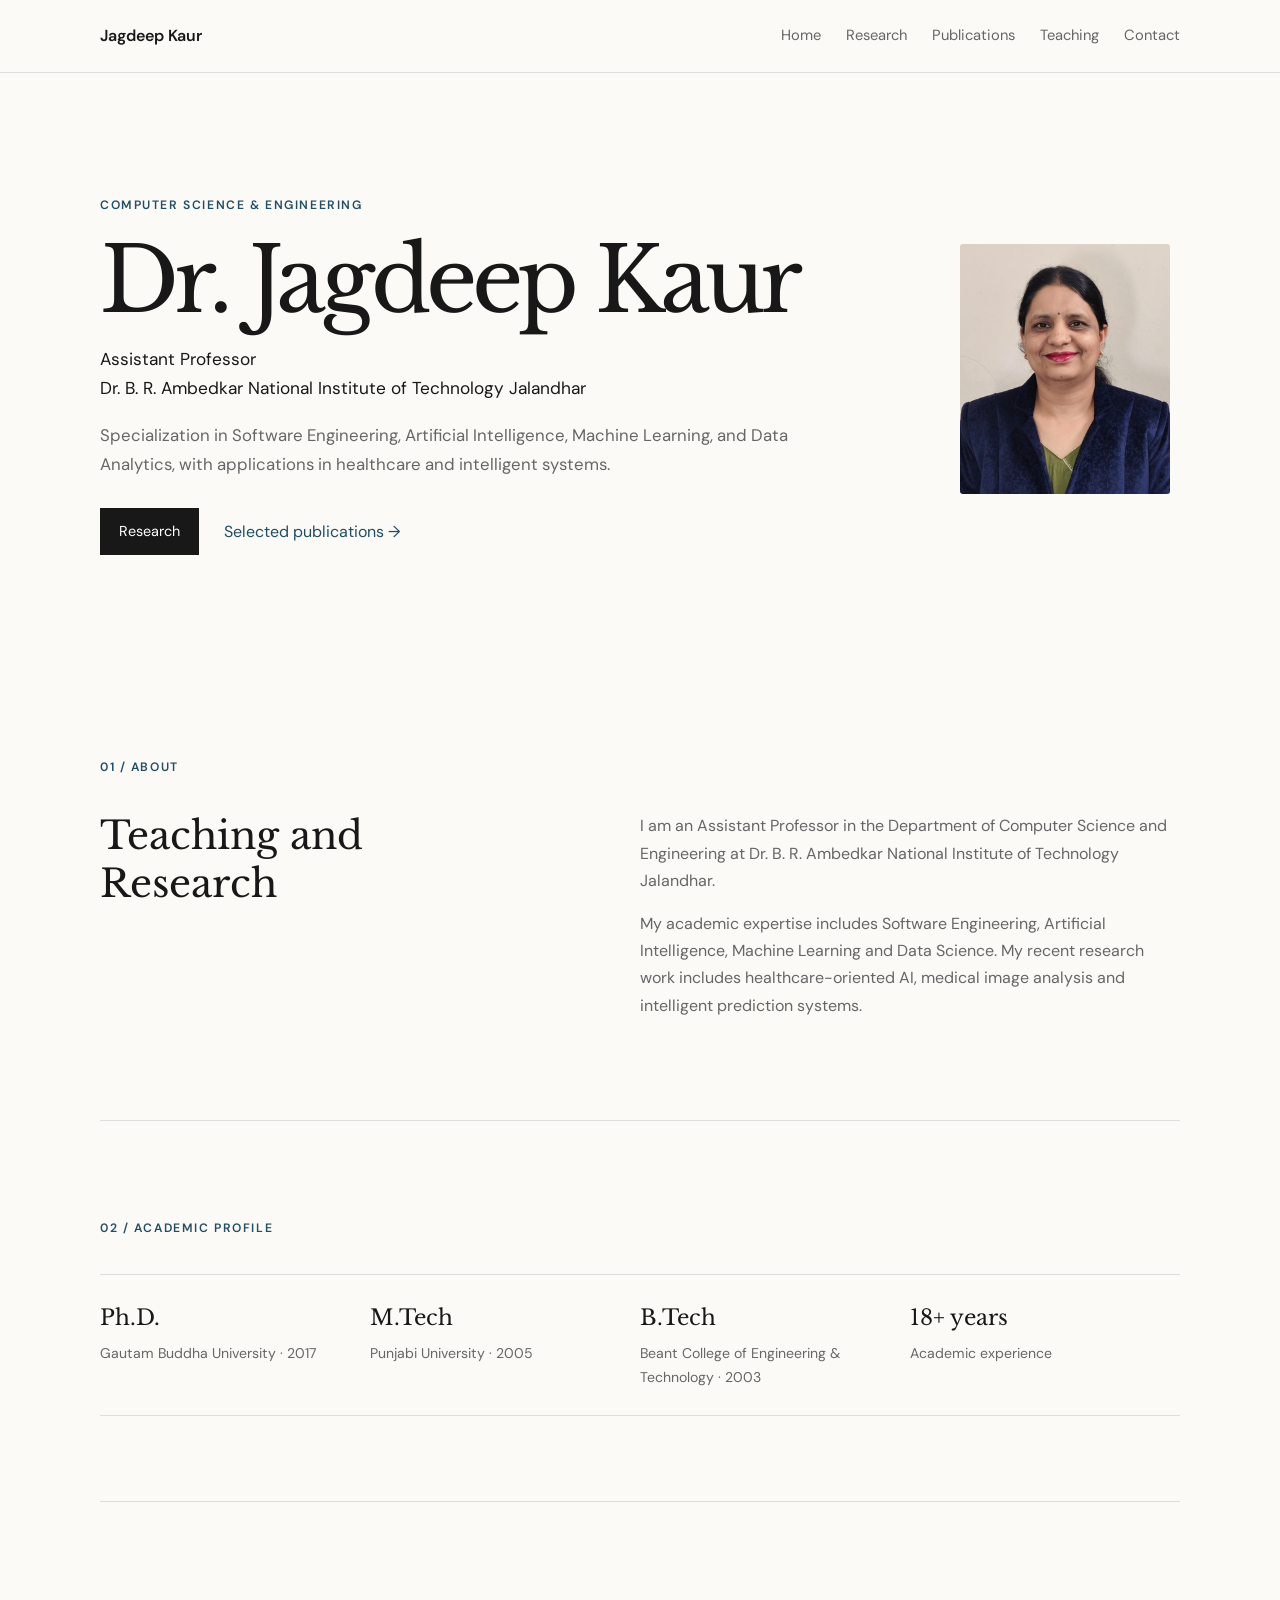
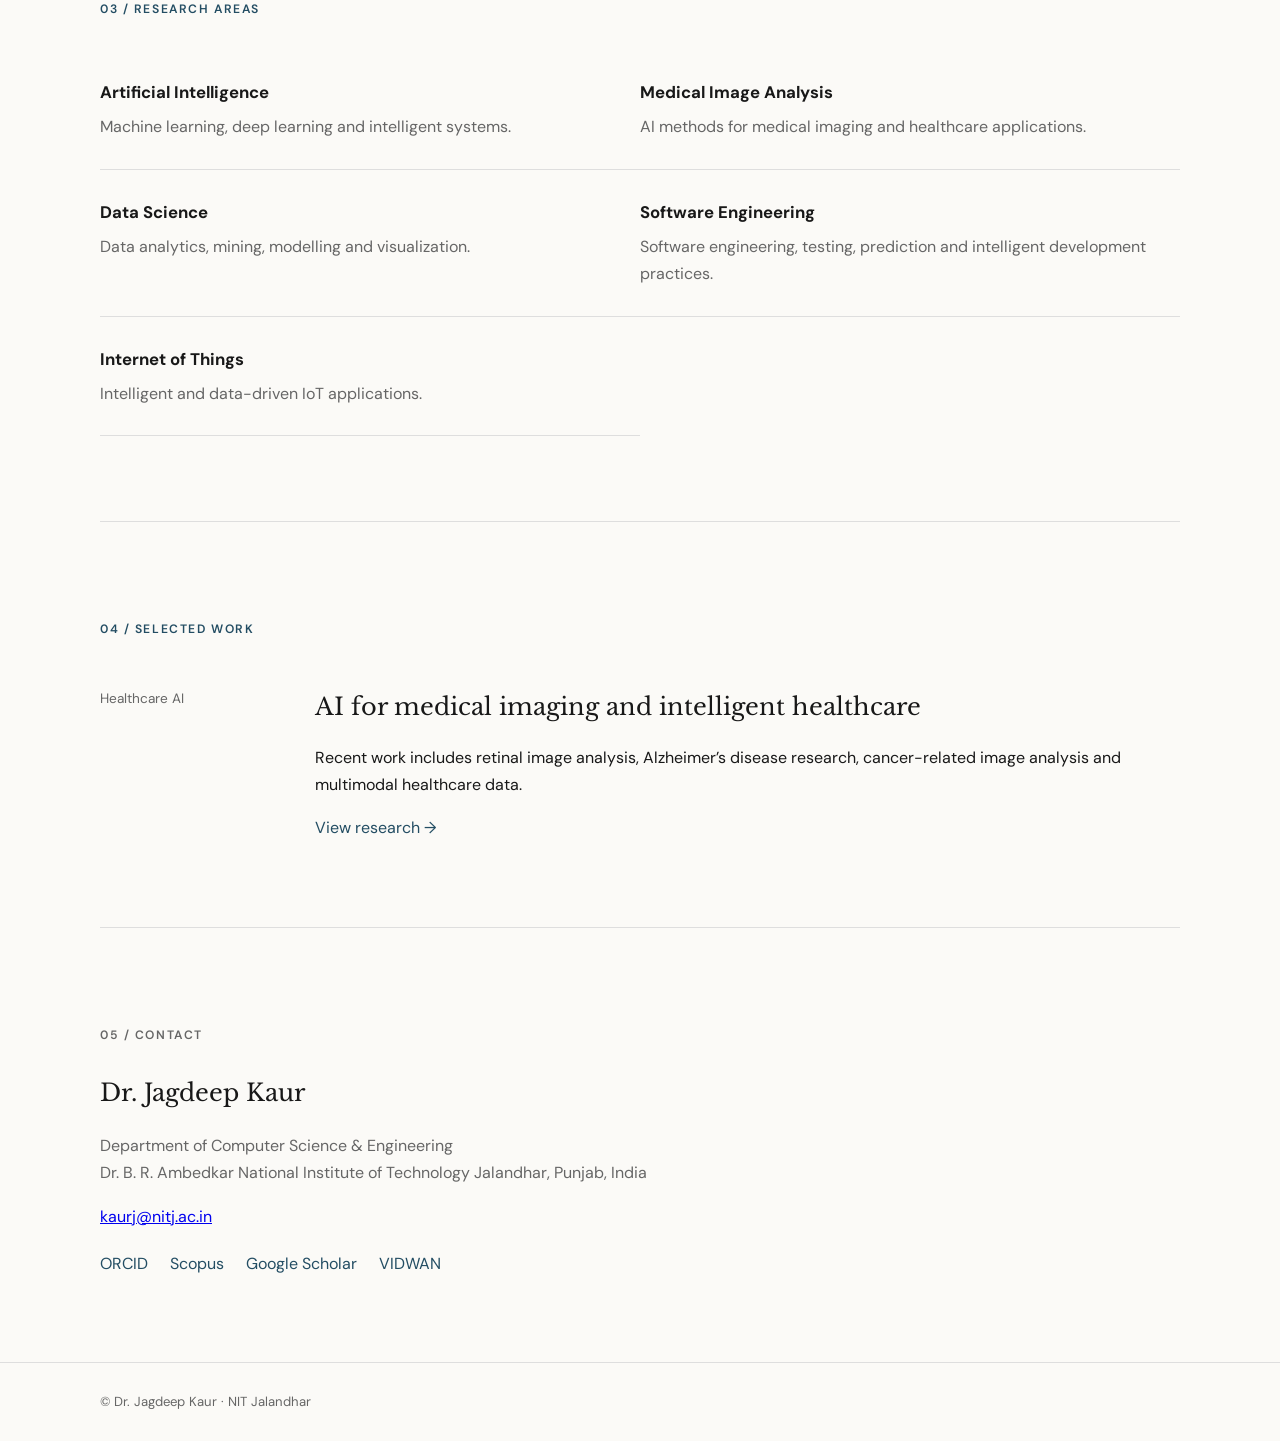
<file: index.html>
<!doctype html>
<html lang="en">
<head>
<meta charset="utf-8">
<meta name="viewport" content="width=device-width, initial-scale=1">
<meta name="description" content="Academic website of Dr. Jagdeep Kaur, Assistant Professor, Department of Computer Science and Engineering, NIT Jalandhar.">
<title>Dr. Jagdeep Kaur | Academic Profile</title>
<link rel="stylesheet" href="style.css">
</head>
<body>
<header>
  <div class="nav">
    <a class="brand" href="index.html">Jagdeep Kaur</a>
    <nav>
      <a href="index.html">Home</a>
      <a href="research.html">Research</a>
      <a href="publications.html">Publications</a>
      <a href="teaching.html">Teaching</a>
      <a href="#contact">Contact</a>
    </nav>
  </div>
</header>

<main>
<section class="hero">
  <div class="hero-copy">
    <p class="eyebrow">Computer Science &amp; Engineering</p>
    <h1>Dr. Jagdeep Kaur</h1>
    <p class="role">Assistant Professor <br>Dr. B. R. Ambedkar National Institute of Technology Jalandhar</p>
    <p class="intro">Specialization in Software Engineering, Artificial Intelligence,  Machine Learning, and Data Analytics, with applications in healthcare and intelligent systems.</p>
    <div class="actions">
      <a class="button" href="research.html">Research</a>
      <a class="text-link" href="publications.html">Selected publications →</a>
    </div>
  </div>
  <div class="portrait">
    <img src="jagdeep-kaur.jpg.jpeg" alt="Dr. Jagdeep Kaur">
  </div>
</section>

<section id="about">
  <p class="label">01 / About</p>
  <div class="columns">
    <h2>Teaching and Research</h2>
    <div>
      <p>I am an Assistant Professor in the Department of Computer Science and Engineering at Dr. B. R. Ambedkar National Institute of Technology Jalandhar.</p>
      <p>My academic expertise includes Software Engineering, Artificial Intelligence,  Machine Learning and Data Science. My recent research work includes healthcare-oriented AI, medical image analysis and intelligent prediction systems.</p>
    </div>
  </div>
</section>

<section class="lined">
  <p class="label">02 / Academic profile</p>
  <div class="stats">
    <div><strong>Ph.D.</strong><span>Gautam Buddha University · 2017</span></div>
    <div><strong>M.Tech</strong><span>Punjabi University · 2005</span></div>
    <div><strong>B.Tech</strong><span>Beant College of Engineering &amp; Technology · 2003</span></div>
    <div><strong>18+ years</strong><span>Academic experience</span></div>
  </div>
</section>

<section class="lined">
  <p class="label">03 / Research areas</p>
  <div class="research-grid">
    <article><h3>Artificial Intelligence</h3><p>Machine learning, deep learning and intelligent systems.</p></article>
    <article><h3>Medical Image Analysis</h3><p>AI methods for medical imaging and healthcare applications.</p></article>
    <article><h3>Data Science</h3><p>Data analytics, mining, modelling and visualization.</p></article>
    <article><h3>Software Engineering</h3><p>Software engineering, testing, prediction and intelligent development practices.</p></article>
    <article><h3>Internet of Things</h3><p>Intelligent and data-driven IoT applications.</p></article>
  </div>
</section>

<section class="lined">
  <p class="label">04 / Selected work</p>
  <article class="feature">
    <span>Healthcare AI</span>
    <div>
      <h2>AI for medical imaging and intelligent healthcare</h2>
      <p>Recent work includes retinal image analysis, Alzheimer’s disease research, cancer-related image analysis and multimodal healthcare data.</p>
      <a class="text-link" href="research.html">View research →</a>
    </div>
  </article>
</section>

<section id="contact" class="lined contact">
  <p class="label">05 / Contact</p>
  <h2>Dr. Jagdeep Kaur</h2>
  <p>Department of Computer Science &amp; Engineering<br>Dr. B. R. Ambedkar National Institute of Technology Jalandhar, Punjab, India</p>
  <a href="mailto:kaurj@nitj.ac.in">kaurj@nitj.ac.in</a>
  <div class="profile-links">
    <a href="https://orcid.org/0000-0002-9538-8022">ORCID</a>
    <a href="https://www.scopus.com/authid/detail.uri?authorId=10240510100">Scopus</a>
    <a href="https://scholar.google.co.in/citations?user=kaurj@nitj.ac.in">Google Scholar</a>
    <a href="https://vidwan.inflibnet.ac.in/profile/130772">VIDWAN</a>
  </div>
</section>
</main>
<footer>© Dr. Jagdeep Kaur · NIT Jalandhar</footer>
</body>
</html>
</file>
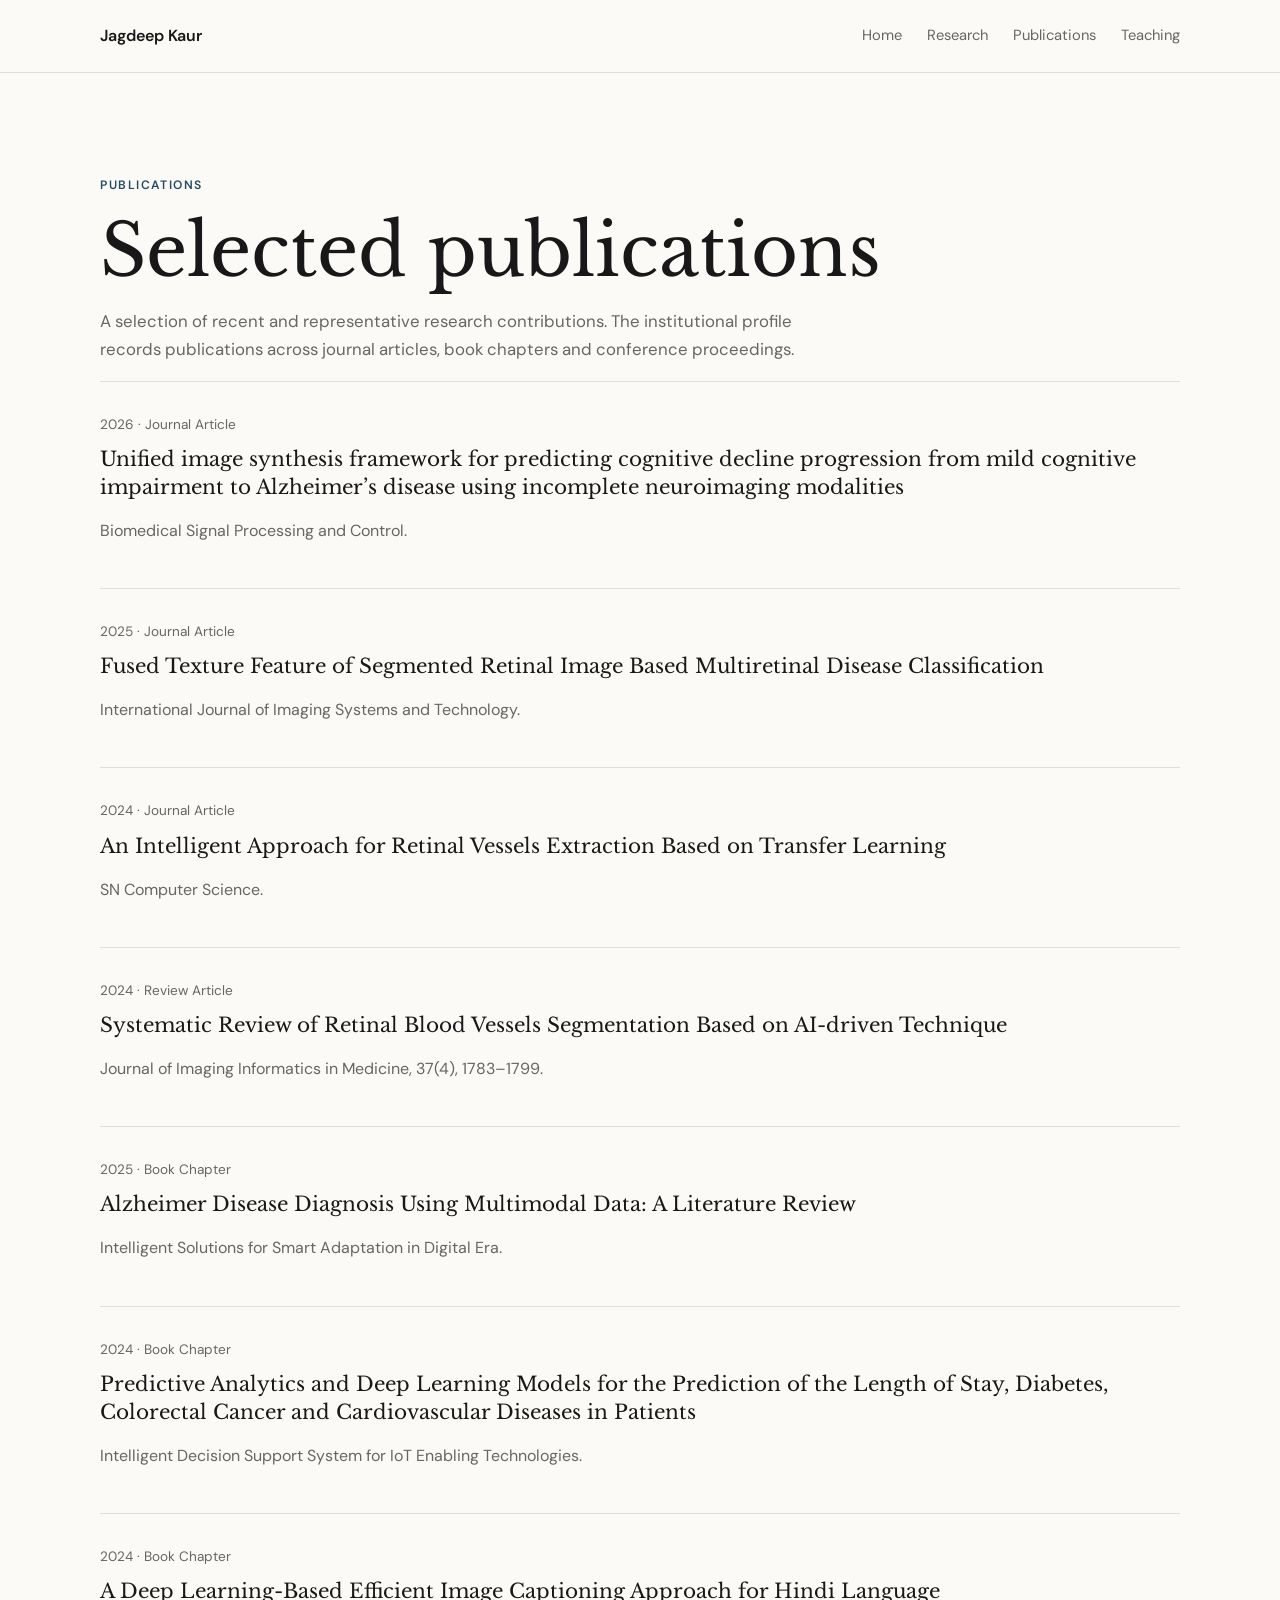
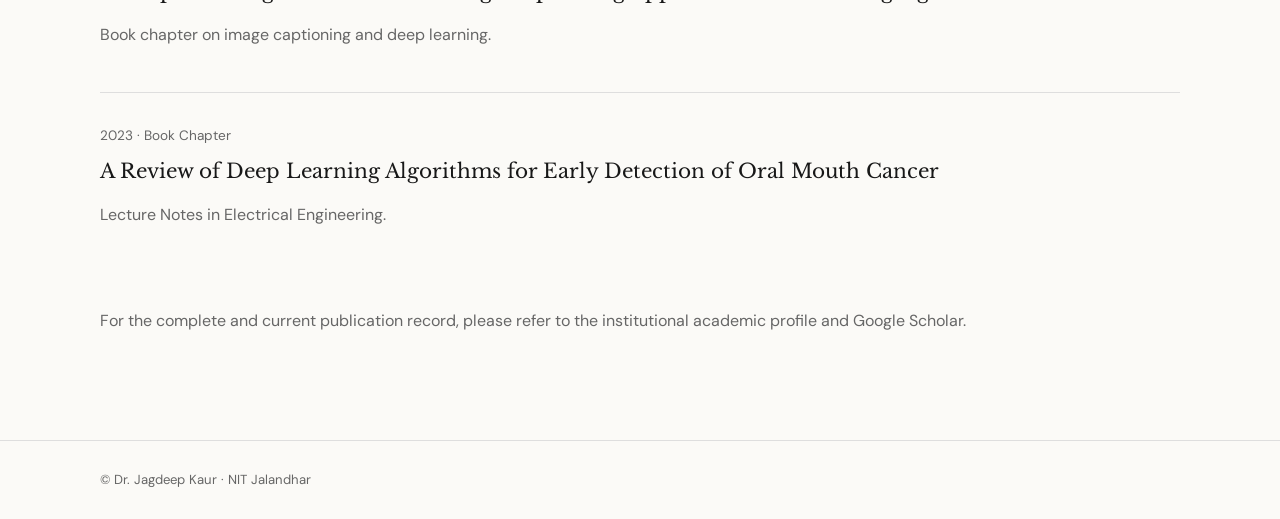
<file: publications.html>
<!doctype html>
<html lang="en"><head><meta charset="utf-8"><meta name="viewport" content="width=device-width,initial-scale=1">
<title>Publications | Dr. Jagdeep Kaur</title><link rel="stylesheet" href="style.css"></head>
<body>
<header><div class="nav"><a class="brand" href="index.html">Jagdeep Kaur</a><nav><a href="index.html">Home</a><a href="research.html">Research</a><a href="publications.html">Publications</a><a href="teaching.html">Teaching</a></nav></div></header>
<main class="page">
<p class="eyebrow">Publications</p><h1>Selected publications</h1>
<p class="lead">A selection of recent and representative research contributions. The institutional profile records publications across journal articles, book chapters and conference proceedings.</p>
<div class="pubs">
<article><span>2026 · Journal Article</span><h2>Unified image synthesis framework for predicting cognitive decline progression from mild cognitive impairment to Alzheimer’s disease using incomplete neuroimaging modalities</h2><p>Biomedical Signal Processing and Control.</p></article>
<article><span>2025 · Journal Article</span><h2>Fused Texture Feature of Segmented Retinal Image Based Multiretinal Disease Classification</h2><p>International Journal of Imaging Systems and Technology.</p></article>
<article><span>2024 · Journal Article</span><h2>An Intelligent Approach for Retinal Vessels Extraction Based on Transfer Learning</h2><p>SN Computer Science.</p></article>
<article><span>2024 · Review Article</span><h2>Systematic Review of Retinal Blood Vessels Segmentation Based on AI-driven Technique</h2><p>Journal of Imaging Informatics in Medicine, 37(4), 1783–1799.</p></article>
<article><span>2025 · Book Chapter</span><h2>Alzheimer Disease Diagnosis Using Multimodal Data: A Literature Review</h2><p>Intelligent Solutions for Smart Adaptation in Digital Era.</p></article>
<article><span>2024 · Book Chapter</span><h2>Predictive Analytics and Deep Learning Models for the Prediction of the Length of Stay, Diabetes, Colorectal Cancer and Cardiovascular Diseases in Patients</h2><p>Intelligent Decision Support System for IoT Enabling Technologies.</p></article>
<article><span>2024 · Book Chapter</span><h2>A Deep Learning-Based Efficient Image Captioning Approach for Hindi Language</h2><p>Book chapter on image captioning and deep learning.</p></article>
<article><span>2023 · Book Chapter</span><h2>A Review of Deep Learning Algorithms for Early Detection of Oral Mouth Cancer</h2><p>Lecture Notes in Electrical Engineering.</p></article>
</div>
<p class="note">For the complete and current publication record, please refer to the institutional academic profile and Google Scholar.</p>
</main><footer>© Dr. Jagdeep Kaur · NIT Jalandhar</footer></body></html>
</file>
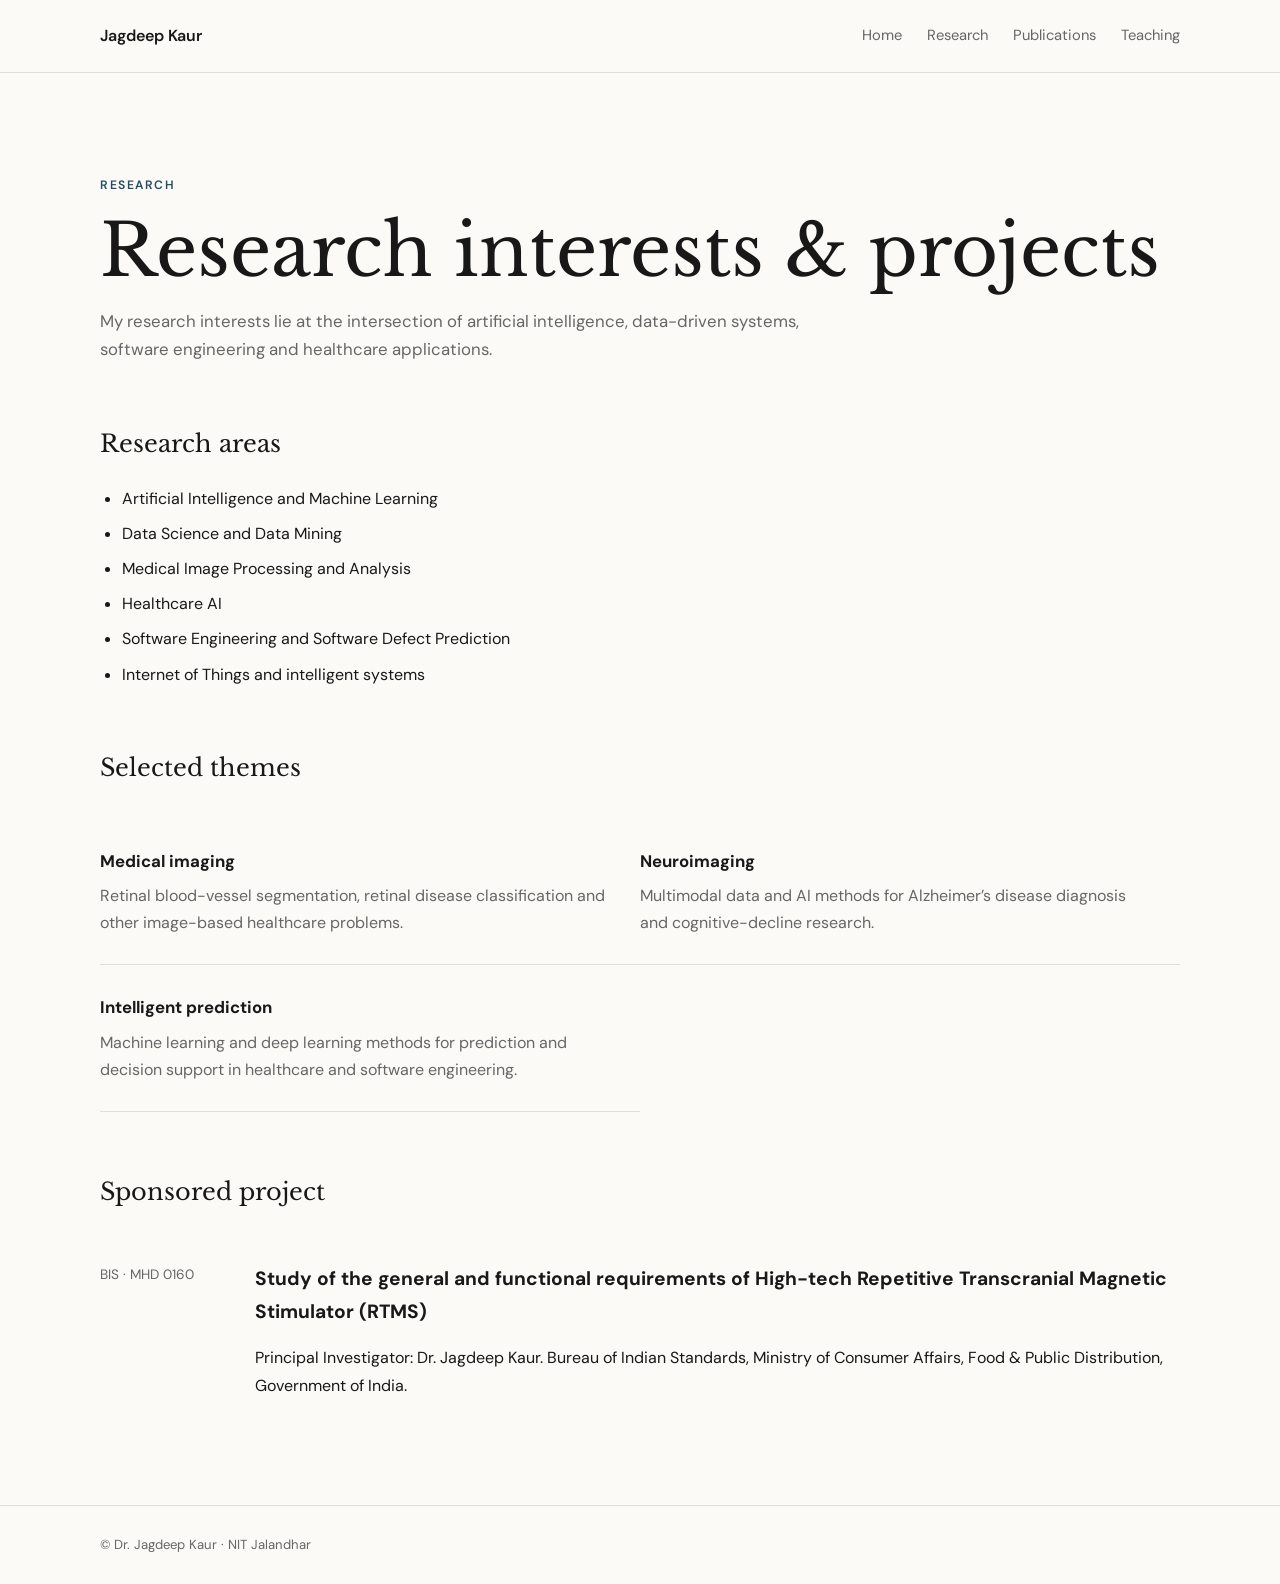
<file: research.html>
<!doctype html>
<html lang="en"><head><meta charset="utf-8"><meta name="viewport" content="width=device-width,initial-scale=1">
<title>Research | Dr. Jagdeep Kaur</title><link rel="stylesheet" href="style.css"></head>
<body>
<header><div class="nav"><a class="brand" href="index.html">Jagdeep Kaur</a><nav><a href="index.html">Home</a><a href="research.html">Research</a><a href="publications.html">Publications</a><a href="teaching.html">Teaching</a></nav></div></header>
<main class="page">
<p class="eyebrow">Research</p><h1>Research interests &amp; projects</h1>
<p class="lead">My research interests lie at the intersection of artificial intelligence, data-driven systems, software engineering and healthcare applications.</p>
<div class="research-list">
<h2>Research areas</h2>
<ul><li>Artificial Intelligence and Machine Learning</li><li>Data Science and Data Mining</li><li>Medical Image Processing and Analysis</li><li>Healthcare AI</li><li>Software Engineering and Software Defect Prediction</li><li>Internet of Things and intelligent systems</li></ul>
<h2>Selected themes</h2>
<div class="cards">
<article><h3>Medical imaging</h3><p>Retinal blood-vessel segmentation, retinal disease classification and other image-based healthcare problems.</p></article>
<article><h3>Neuroimaging</h3><p>Multimodal data and AI methods for Alzheimer’s disease diagnosis and cognitive-decline research.</p></article>
<article><h3>Intelligent prediction</h3><p>Machine learning and deep learning methods for prediction and decision support in healthcare and software engineering.</p></article>
</div>
<h2>Sponsored project</h2>
<article class="project"><span>BIS · MHD 0160</span><div><h3>Study of the general and functional requirements of High-tech Repetitive Transcranial Magnetic Stimulator (RTMS)</h3><p>Principal Investigator: Dr. Jagdeep Kaur. Bureau of Indian Standards, Ministry of Consumer Affairs, Food &amp; Public Distribution, Government of India.</p></div></article>
</div>
</main><footer>© Dr. Jagdeep Kaur · NIT Jalandhar</footer></body></html>
</file>
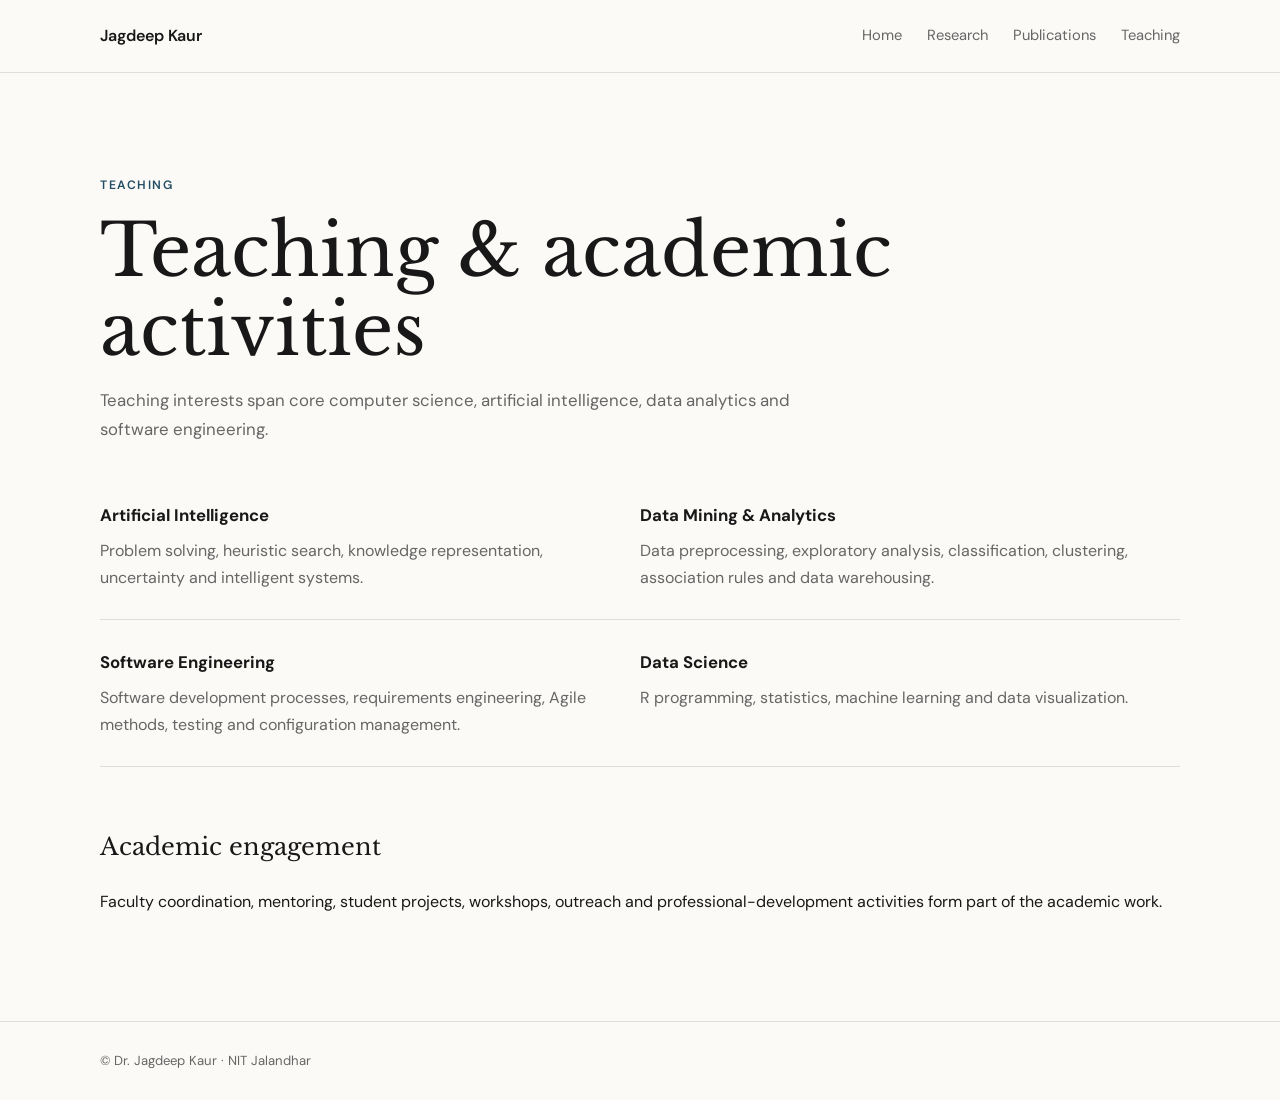
<file: teaching.html>
<!doctype html>
<html lang="en"><head><meta charset="utf-8"><meta name="viewport" content="width=device-width,initial-scale=1">
<title>Teaching | Dr. Jagdeep Kaur</title><link rel="stylesheet" href="style.css"></head>
<body>
<header><div class="nav"><a class="brand" href="index.html">Jagdeep Kaur</a><nav><a href="index.html">Home</a><a href="research.html">Research</a><a href="publications.html">Publications</a><a href="teaching.html">Teaching</a></nav></div></header>
<main class="page">
<p class="eyebrow">Teaching</p><h1>Teaching &amp; academic activities</h1>
<p class="lead">Teaching interests span core computer science, artificial intelligence, data analytics and software engineering.</p>
<div class="cards">
<article><h3>Artificial Intelligence</h3><p>Problem solving, heuristic search, knowledge representation, uncertainty and intelligent systems.</p></article>
<article><h3>Data Mining &amp; Analytics</h3><p>Data preprocessing, exploratory analysis, classification, clustering, association rules and data warehousing.</p></article>
<article><h3>Software Engineering</h3><p>Software development processes, requirements engineering, Agile methods, testing and configuration management.</p></article>
<article><h3>Data Science</h3><p>R programming, statistics, machine learning and data visualization.</p></article>
</div>
<h2 class="spaced">Academic engagement</h2>
<p>Faculty coordination, mentoring, student projects, workshops, outreach and professional-development activities form part of the academic work.</p>
</main><footer>© Dr. Jagdeep Kaur · NIT Jalandhar</footer></body></html>
</file>
<file: style.css>
@import url('https://fonts.googleapis.com/css2?family=DM+Sans:wght@400;500;600&family=Libre+Baskerville:wght@400;700&display=swap');
:root{--ink:#181818;--muted:#666;--line:#dedede;--paper:#fbfaf7;--accent:#234d63}
*{box-sizing:border-box}html{scroll-behavior:smooth}body{margin:0;background:var(--paper);color:var(--ink);font-family:"DM Sans",Arial,sans-serif;line-height:1.7}
header{border-bottom:1px solid var(--line)}.nav{width:min(1080px,calc(100% - 48px));min-height:72px;margin:auto;display:flex;align-items:center;justify-content:space-between}
.brand{color:var(--ink);text-decoration:none;font-weight:600}.nav nav{display:flex;gap:25px}.nav nav a{color:var(--muted);text-decoration:none;font-size:.92rem}.nav nav a:hover{color:var(--ink)}
main>section,.page{width:min(1080px,calc(100% - 48px));margin:auto}.hero{padding:110px 0 105px;display:grid;grid-template-columns:1fr 220px;gap:80px;align-items:center}.eyebrow,.label{color:var(--accent);font-size:.76rem;font-weight:600;letter-spacing:.13em;text-transform:uppercase}
.hero h1,.page h1,h2{font-family:"Libre Baskerville",Georgia,serif;font-weight:400}.hero h1{font-size:clamp(3.1rem,7vw,5.8rem);line-height:1.04;letter-spacing:-.055em;margin:18px 0}.role{font-size:1.08rem}.intro,.lead{color:var(--muted);max-width:700px;font-size:1.05rem}.portrait img{width:210px;height:250px;object-fit:cover;border-radius:3px;display:block}.portrait:has(img[src$=".jpg"]) img{background:#e9e6df}
.actions{margin-top:30px;display:flex;gap:25px;align-items:center}.button{background:var(--ink);color:#fff;text-decoration:none;padding:11px 19px;font-size:.9rem}.text-link{color:var(--accent);text-decoration:none}
main>section{padding:85px 0}.lined{border-top:1px solid var(--line)}.columns{display:grid;grid-template-columns:1fr 1.2fr;gap:90px;margin-top:35px}.columns h2{font-size:clamp(1.8rem,3vw,2.8rem);line-height:1.25;margin:0}.columns p{color:var(--muted);margin-top:0}
.stats{display:grid;grid-template-columns:repeat(4,1fr);margin-top:35px;border-top:1px solid var(--line)}.stats div{padding:25px 20px 25px 0;border-bottom:1px solid var(--line)}.stats strong,.stats span{display:block}.stats strong{font-family:"Libre Baskerville",Georgia,serif;font-size:1.35rem;font-weight:400}.stats span{color:var(--muted);font-size:.88rem;margin-top:6px}
.research-grid,.cards{display:grid;grid-template-columns:repeat(2,1fr);gap:0;margin-top:30px}.research-grid article{padding:28px 30px 28px 0;border-bottom:1px solid var(--line)}h3{margin:0 0 7px;font-size:1.05rem}.research-grid p,.cards p{color:var(--muted);margin:0}
.feature{display:grid;grid-template-columns:180px 1fr;gap:35px;padding-top:35px}.feature>span,.project>span,.pubs span{color:var(--muted);font-size:.85rem}.feature h2{margin:0 0 12px}.contact h2{margin:28px 0 18px}.contact p{color:var(--muted)}.profile-links{display:flex;gap:22px;margin-top:20px;flex-wrap:wrap}.profile-links a{color:var(--accent);text-decoration:none}
.page{padding:90px 0}.page h1{font-size:clamp(2.5rem,6vw,4.5rem);line-height:1.1;margin:15px 0}.research-list h2,.spaced{margin-top:60px}.research-list ul{padding-left:22px}.research-list li{margin:8px 0}.cards article{padding:28px 30px 28px 0;border-bottom:1px solid var(--line)}.project{display:grid;grid-template-columns:130px 1fr;gap:25px;padding-top:30px}.project h3{font-size:1.2rem}.pubs article{border-top:1px solid var(--line);padding:28px 0}.pubs h2{font-size:1.25rem;line-height:1.4;margin:8px 0}.pubs p,.note{color:var(--muted)}.note{margin-top:35px}
footer{border-top:1px solid var(--line);padding:28px max(24px,calc((100% - 1080px)/2));color:var(--muted);font-size:.82rem}
@media(max-width:720px){.nav,main>section,.page{width:min(100% - 30px,1080px)}.nav nav{display:none}.hero{grid-template-columns:1fr;padding:75px 0}.portrait{order:-1}.portrait img{width:150px;height:180px}.columns,.research-grid,.cards,.feature,.project,.stats{grid-template-columns:1fr;gap:20px}main>section,.page{padding:60px 0}.profile-links{gap:14px}}
</file>
